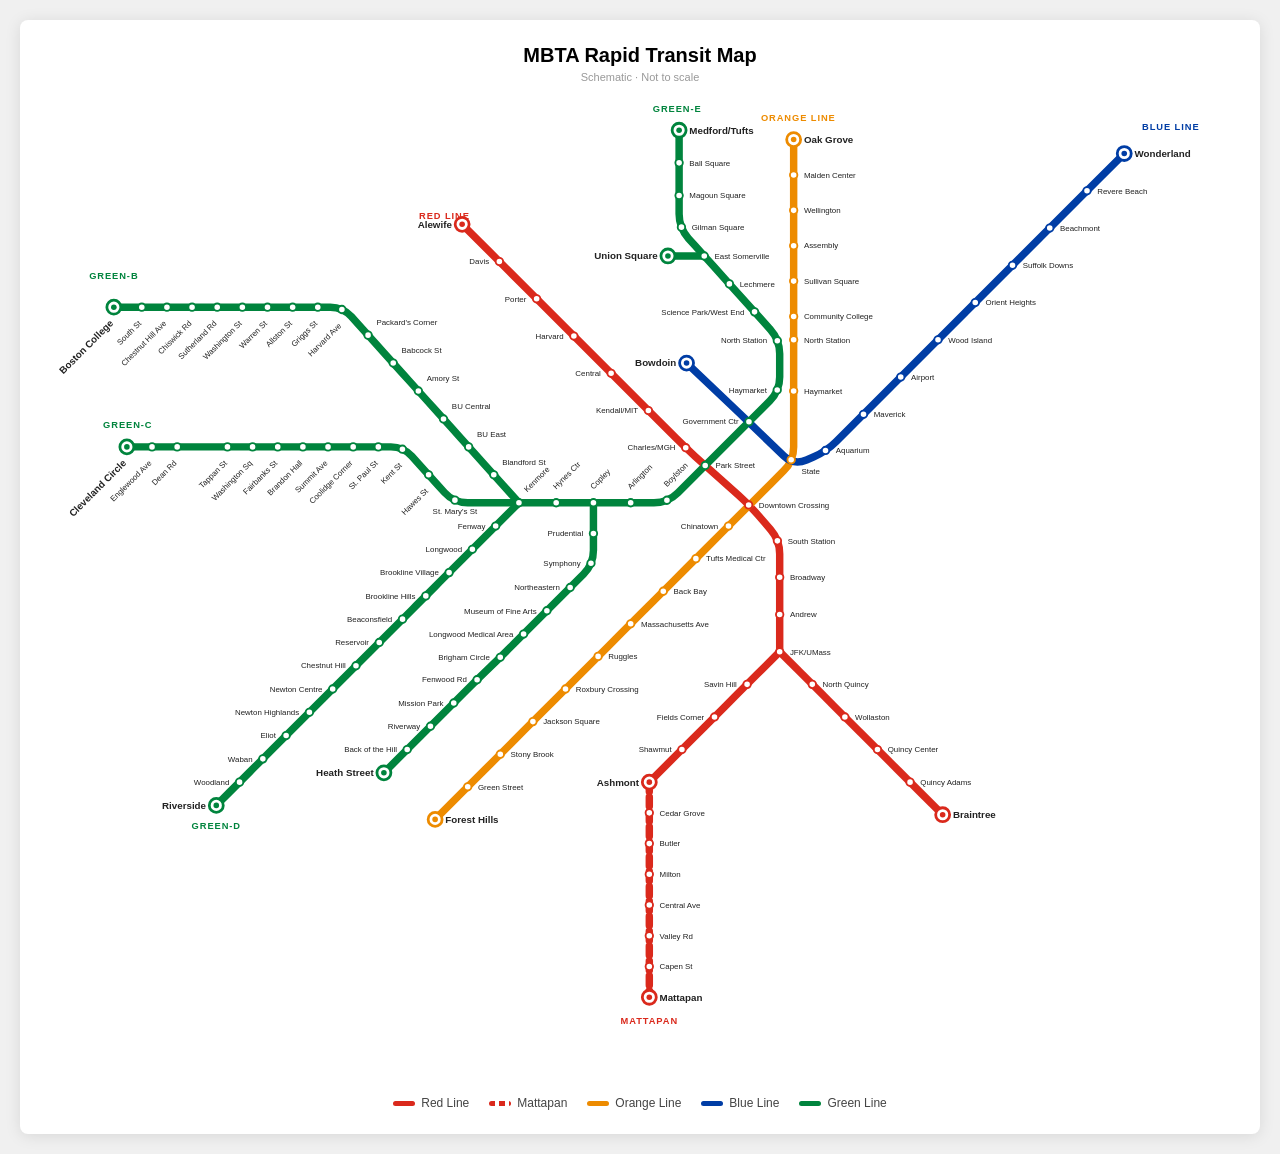
<file: index.html>
<!DOCTYPE html>
<html lang="en">
<head>
<meta charset="UTF-8">
<meta name="viewport" content="width=device-width, initial-scale=1.0">
<title>MBTA Rapid Transit Map</title>
<style>
  * { margin: 0; padding: 0; box-sizing: border-box; }
  body {
    background: #f0f0f0; display: flex; justify-content: center;
    min-height: 100vh; padding: 20px;
    font-family: 'Helvetica Neue', Helvetica, Arial, sans-serif;
  }
  #map-container {
    background: #fff; border-radius: 8px;
    box-shadow: 0 2px 16px rgba(0,0,0,0.1);
    padding: 24px; max-width: 1500px; width: 100%;
  }
  h1 { text-align: center; font-size: 20px; margin-bottom: 4px; font-weight: 700; }
  .sub { text-align: center; font-size: 11px; color: #999; margin-bottom: 10px; }
  svg text { font-family: 'Helvetica Neue', Helvetica, Arial, sans-serif; }
  .legend { display:flex; gap:20px; justify-content:center; flex-wrap:wrap; margin-top:12px; font-size:12px; color:#444; }
  .legend-item { display:flex; align-items:center; gap:6px; }
  .legend-sw { width:22px; height:5px; border-radius:3px; }
</style>
</head>
<body>
<div id="map-container">
  <h1>MBTA Rapid Transit Map</h1>
  <div class="sub">Schematic · Not to scale</div>
  <svg id="map" viewBox="30 20 1280 1060" xmlns="http://www.w3.org/2000/svg"></svg>
  <div class="legend">
    <div class="legend-item"><div class="legend-sw" style="background:#DA291C"></div>Red Line</div>
    <div class="legend-item"><div class="legend-sw" style="background:repeating-linear-gradient(90deg,#DA291C 0 6px,transparent 6px 10px)"></div>Mattapan</div>
    <div class="legend-item"><div class="legend-sw" style="background:#ED8B00"></div>Orange Line</div>
    <div class="legend-item"><div class="legend-sw" style="background:#003DA5"></div>Blue Line</div>
    <div class="legend-item"><div class="legend-sw" style="background:#00843D"></div>Green Line</div>
  </div>
</div>

<script>
const svg = document.getElementById('map');
const NS = 'http://www.w3.org/2000/svg';
const C = { red:'#DA291C', ora:'#ED8B00', blu:'#003DA5', grn:'#00843D' };
const LW = 8;
const CR = 15;

// [name, x, y, labelDir, term, tilt]
// tilt = rotation angle in degrees (0 = no rotation)

// ═══════ RED LINE ═══════
const redMain = [
  ['Alewife',           479,161,'l',1, 0],
  ['Davis',             519,201,'l',0, 0],
  ['Porter',            559,241,'l',0, 0],
  ['Harvard',           599,281,'l',0, 0],
  ['Central',           639,321,'l',0, 0],
  ['Kendall/MIT',       679,361,'l',0, 0],
  ['Charles/MGH',       719,401,'l',0, 0],
  ['Park Street',       740,420,'r',0, 0],
  ['Downtown Crossing', 787,462,'r',0, 0],
  ['South Station',     820,500,'r',0, 0],
  ['Broadway',          820,540,'r',0, 0],
  ['Andrew',            820,580,'r',0, 0],
  ['JFK/UMass',         820,620,'r',0, 0],
];
const redAsh = [
  ['JFK/UMass',    820,620,null,0, 0],
  ['Savin Hill',   785,655,'l',0, 0],
  ['Fields Corner',750,690,'l',0, 0],
  ['Shawmut',      715,725,'l',0, 0],
  ['Ashmont',      680,760,'l',1, 0],
];
const redBra = [
  ['JFK/UMass',    820,620,null,0, 0],
  ['North Quincy', 855,655,'r',0, 0],
  ['Wollaston',    890,690,'r',0, 0],
  ['Quincy Center',925,725,'r',0, 0],
  ['Quincy Adams', 960,760,'r',0, 0],
  ['Braintree',    995,795,'r',1, 0],
];

// ═══════ MATTAPAN ═══════
const matt = [
  ['Ashmont',    680,760,null,0, 0],
  ['Cedar Grove',680,793,'r',0, 0],
  ['Butler',     680,826,'r',0, 0],
  ['Milton',     680,859,'r',0, 0],
  ['Central Ave',680,892,'r',0, 0],
  ['Valley Rd',  680,925,'r',0, 0],
  ['Capen St',   680,958,'r',0, 0],
  ['Mattapan',   680,991,'r',1, 0],
];

// ═══════ ORANGE LINE ═══════
const oraN = [
  ['Oak Grove',        835, 70,'r',1, 0],
  ['Malden Center',    835,108,'r',0, 0],
  ['Wellington',       835,146,'r',0, 0],
  ['Assembly',         835,184,'r',0, 0],
  ['Sullivan Square',  835,222,'r',0, 0],
  ['Community College',835,260,'r',0, 0],
  ['State',            835,415,'br',0, 0],
];
const oraHub = [
  ['North Station', 835,285,'r',0, 0],
  ['Haymarket',     835,340,'r',0, 0],
];
const oraS = [
  ['Downtown Crossing',800,450,null,0, 0],
  ['Chinatown',        765,485,'l',0, 0],
  ['Tufts Medical Ctr',730,520,'r',0, 0],
  ['Back Bay',         695,555,'r',0, 0],
  ['Massachusetts Ave',660,590,'r',0, 0],
  ['Ruggles',          625,625,'r',0, 0],
  ['Roxbury Crossing', 590,660,'r',0, 0],
  ['Jackson Square',   555,695,'r',0, 0],
  ['Stony Brook',      520,730,'r',0, 0],
  ['Green Street',     485,765,'r',0, 0],
  ['Forest Hills',     450,800,'r',1, 0],
];

// ═══════ BLUE LINE ═══════
const blu = [
  ['Bowdoin',        720,310,'l',1, 0],
  ['Government Ctr', 778,365,null,0, 0],
  ['State',          835,420,null,0, 0],
  ['Aquarium',       870,405,'r',0, 0],
  ['Maverick',       910,365,'r',0, 0],
  ['Airport',        950,325,'r',0, 0],
  ['Wood Island',    990,285,'r',0, 0],
  ['Orient Heights',1030,245,'r',0, 0],
  ['Suffolk Downs', 1070,205,'r',0, 0],
  ['Beachmont',     1110,165,'r',0, 0],
  ['Revere Beach',  1150,125,'r',0, 0],
  ['Wonderland',    1190, 85,'r',1, 0],
];

// ═══════ GREEN LINE ═══════
const gEN = [
  ['Medford/Tufts',  712, 60,'r',1, 0],
  ['Ball Square',    712, 95,'r',0, 0],
  ['Magoun Square',  712,130,'r',0, 0],
  ['Gilman Square',  712,165,'r',0, 0],
  ['East Somerville',739,195,'r',0, 0],
  ['Lechmere',       766,225,'r',0, 0],
];
const gDU = [
  ['East Somerville',739,195,null,0, 0],
  ['Union Square',   700,195,'l',1, 0],
];
const gTrunk = [
  ['Lechmere',             766,225,null,0, 0],
  ['Science Park/West End',793,255,'l',0, 0],
  ['Government Ctr',       787,373,'l',0, 0],
  ['Park Street',          740,420,'r',0, 0],
  ['Boylston',             700,460,'a',0, -45],
  ['Arlington',            660,460,'a',0, -45],
  ['Copley',               620,460,'a',0, -45],
  ['Hynes Ctr', 580,460,'a',0, -45],
  ['Kenmore',              540,460,'ar',0, -45],
];
const gHub = [
  ['North Station',820,285,'l',0, 0],
  ['Haymarket',    820,340,'l',0, 0],
];
const gES = [
  ['Copley',               620,460,null,0, 0],
  ['Prudential',           620,493,'l',0, 0],
  ['Symphony',             620,526,'l',0, 0],
  ['Northeastern',         595,551,'l',0, 0],
  ['Museum of Fine Arts',  570,576,'l',0, 0],
  ['Longwood Medical Area',545,601,'l',0, 0],
  ['Brigham Circle',       520,626,'l',0, 0],
  ['Fenwood Rd',           495,650,'l',0, 0],
  ['Mission Park',         470,675,'l',0, 0],
  ['Riverway',             445,700,'l',0, 0],
  ['Back of the Hill',     420,725,'l',0, 0],
  ['Heath Street',         395,750,'l',1, 0],
];
const gB = [
  ['Kenmore',          540,460,null,0, 0],
  ['Blandford St',     513,430,'ar',0, ],
  ['BU East',          486,400,'ar',0, 0],
  ['BU Central',       459,370,'ar',0, 0],
  ['Amory St',         432,340,'ar',0, 0],
  ['Babcock St',       405,310,'ar',0, 0],
  ["Packard's Corner", 378,280,'ar',0, 0],
  ['Harvard Ave',      351,250,'b',0, -45],
  ['Griggs St',        324,250,'b',0, -45],
  ['Allston St',       297,250,'b',0, -45],
  ['Warren St',        270,250,'b',0, -45],
  ['Washington St',    243,250,'b',0, -45],
  ['Sutherland Rd',    216,250,'b',0, -45],
  ['Chiswick Rd',      189,250,'b',0, -45],
  ['Chestnut Hill Ave',162,250,'b',0, -45],
  ['South St',         135,250,'b',0, -45],
  ['Boston College',   105,250,'b',1, -45],
];
const gC = [
  ['Kenmore',         540,460,null,0, 0],
  ["St. Mary's St",   470,460,'b',0, 0],
  ['Hawes St',        443,430,'b',0, -45],
  ['Kent St',         416,400,'b',0, -45],
  ['St. Paul St',     389,400,'b',0, -45],
  ['Coolidge Corner', 362,400,'b',0, -45],
  ['Summit Ave',      335,400,'b',0, -45],
  ['Brandon Hall',    308,400,'b',0, -45],
  ['Fairbanks St',    281,400,'b',0, -45],
  ['Washington Sq',   254,400,'b',0, -45],
  ['Tappan St',       227,400,'b',0, -45],
  ['Dean Rd',         173,400,'b',0, -45],
  ['Englewood Ave',   146,400,'b',0, -45],
  ['Cleveland Circle',119,400,'b',1, -45],
];
const gD = [
  ['Kenmore',           540,460,null,0, 0],
  ['Fenway',            515,485,'l',0, 0],
  ['Longwood',          490,510,'l',0, 0],
  ['Brookline Village', 465,535,'l',0, 0],
  ['Brookline Hills',   440,560,'l',0, 0],
  ['Beaconsfield',      415,585,'l',0, 0],
  ['Reservoir',         390,610,'l',0, 0],
  ['Chestnut Hill',     365,635,'l',0, 0],
  ['Newton Centre',     340,660,'l',0, 0],
  ['Newton Highlands',  315,685,'l',0, 0],
  ['Eliot',             290,710,'l',0, 0],
  ['Waban',             265,735,'l',0, 0],
  ['Woodland',          240,760,'l',0, 0],
  ['Riverside',         215,785,'l',1, 0],
];


// ══════════════════════════════════════════
// RENDERING HELPERS
// ══════════════════════════════════════════
function el(tag, attrs) {
  const e = document.createElementNS(NS, tag);
  for (const [k,v] of Object.entries(attrs)) e.setAttribute(k,v);
  return e;
}

const gLineLayer = el('g',{id:'lines'});
const gStationLayer = el('g',{id:'stations'});
const gLabelLayer = el('g',{id:'labels'});
svg.append(gLineLayer, gStationLayer, gLabelLayer);

const bentCoords = new Map();

function smoothPath(pts, r) {
  if (pts.length < 2) return '';
  let d = `M${pts[0][0]},${pts[0][1]}`;
  for (let i = 1; i < pts.length - 1; i++) {
    const [x0,y0]=pts[i-1], [x1,y1]=pts[i], [x2,y2]=pts[i+1];
    const d1=Math.hypot(x1-x0,y1-y0), d2=Math.hypot(x2-x1,y2-y1);
    const cr=Math.min(r, d1/2, d2/2);
    const p1x=x1-cr*(x1-x0)/d1, p1y=y1-cr*(y1-y0)/d1;
    const p2x=x1+cr*(x2-x1)/d2, p2y=y1+cr*(y2-y1)/d2;
    const mx=(p1x+2*x1+p2x)/4, my=(p1y+2*y1+p2y)/4;
    bentCoords.set(`${x1},${y1}`, [mx, my]);
    d += ` L${p1x},${p1y} Q${x1},${y1} ${p2x},${p2y}`;
  }
  return d + ` L${pts[pts.length-1][0]},${pts[pts.length-1][1]}`;
}

function drawPoly(arr, color, layer, opts={}) {
  const pts = arr.map(s=>[s[1],s[2]]);
  drawPath(smoothPath(pts, CR), color, layer, opts);
}

function drawPath(d, color, layer, opts={}) {
  const a = { d, fill:'none', stroke:color, 'stroke-width':opts.w||LW,
    'stroke-linecap':'round','stroke-linejoin':'round' };
  if (opts.dash) a['stroke-dasharray'] = opts.dash;
  (layer||gLineLayer).appendChild(el('path',a));
}

const drawn = new Set();
function drawStations(arr, color) {
  for (const [name,x,y,ld,tm,tilt] of arr) {
    if (ld===null) continue;
    const k=`${x},${y}`;
    if (drawn.has(k)) continue;
    drawn.add(k);

    const [sx,sy] = bentCoords.get(`${x},${y}`) || [x,y];

    if (tm) {
      gStationLayer.appendChild(el('circle',{cx:sx,cy:sy,r:7.5,fill:'#fff',stroke:color,'stroke-width':3}));
      gStationLayer.appendChild(el('circle',{cx:sx,cy:sy,r:3,fill:color}));
    } else {
      gStationLayer.appendChild(el('circle',{cx:sx,cy:sy,r:4,fill:'#fff',stroke:color,'stroke-width':2}));
    }

    let tx=sx,ty=sy,anc='start',dy='0.35em';
    const g=11;
    switch(ld){
      case 'r':  tx+=g; break;
      case 'l':  tx-=g; anc='end'; break;
      case 'a':  ty-=g; anc='middle'; dy='0em'; break;
      case 'b':  ty+=g+4; anc='middle'; dy='0em'; break;
      case 'ar': tx+=g-2; ty-=g; dy='0em'; break;
      case 'al': tx-=g-2; ty-=g; anc='end'; dy='0em'; break;
      case 'br': tx+=g; ty+=g+4; dy='0em'; break;
      case 'bl': tx-=g; ty+=g+4; anc='end'; dy='0em'; break;
    }

    // Extra gap when tilt is active
    if (tilt) {
      const extra = 3;
      if (ld === 'b') ty += extra;
      else if (ld === 'a') ty -= extra;
      else if (ld === 'r') tx += extra;
      else if (ld === 'l') tx -= extra;
    }

    // Adjust anchor for tilted labels so text radiates outward
    if (tilt && ld === 'b') anc = 'end';
    if (tilt && ld === 'a') anc = 'start';

    const fs = tm ? 10.5 : 8.5;
    const fw = tm ? '700' : '400';
    const attrs = {x:tx, y:ty, 'text-anchor':anc, 'font-size':fs, 'font-weight':fw, fill:'#222', dy};
    // Apply tilt rotation if non-zero
    if (tilt) {
      attrs.transform = `rotate(${tilt}, ${tx}, ${ty})`;
    }
    const t = el('text', attrs);
    t.textContent = name;
    gLabelLayer.appendChild(t);
  }
}


// ══════════════════════════════════════════
// DRAW EVERYTHING
// ══════════════════════════════════════════

// ── 1. LINE PATHS ──
drawPoly(gEN, C.grn);
drawPoly(gDU, C.grn);

const trunkLine = [
  ...gTrunk.slice(0, 2),
  ...gHub,
  ...gTrunk.slice(2),
];
drawPoly(trunkLine, C.grn);

drawPoly(gES, C.grn);
drawPoly(gB, C.grn);
drawPoly(gC, C.grn);
drawPoly(gD, C.grn);

drawPoly(redMain, C.red);
drawPoly(redAsh, C.red);
drawPoly(redBra, C.red);
drawPoly(matt, C.red, gLineLayer, {dash:'10 6'});

const oraNFull = [...oraN, ...oraHub].sort((a, b) => a[2] - b[2]);
drawPoly([...oraNFull, ...oraS], C.ora);

drawPoly(blu, C.blu);

// ── 2. STATION DOTS + LABELS ──
drawStations(gEN, C.grn);
drawStations(gDU, C.grn);
drawStations(gTrunk, C.grn);
drawStations(gHub, C.grn);
drawStations(gES, C.grn);
drawStations(gB, C.grn);
drawStations(gC, C.grn);
drawStations(gD, C.grn);

drawStations(redMain, C.red);
drawStations(redAsh, C.red);
drawStations(redBra, C.red);
drawStations(matt, C.red);

drawStations(oraN, C.ora);
drawStations(oraHub, C.ora);
drawStations(oraS, C.ora);

drawStations(blu, C.blu);

// ── 3. BRANCH LABELS ──
[
  ['RED LINE',    460,155, C.red],
  ['MATTAPAN',    680,1020,C.red],
  ['ORANGE LINE', 840,50,  C.ora],
  ['BLUE LINE',  1240,60, C.blu],
  ['GREEN-E',     710,40,  C.grn],
  ['GREEN-B',     105,220, C.grn],
  ['GREEN-C',     120,380, C.grn],
  ['GREEN-D',     215,810, C.grn],
].forEach(([t,x,y,c])=>{
  const e=el('text',{x,y,'text-anchor':'middle','font-size':10,'font-weight':'800',fill:c,'letter-spacing':'1px'});
  e.textContent=t;
  gLabelLayer.appendChild(e);
});
</script>
</body>
</html>
</file>
